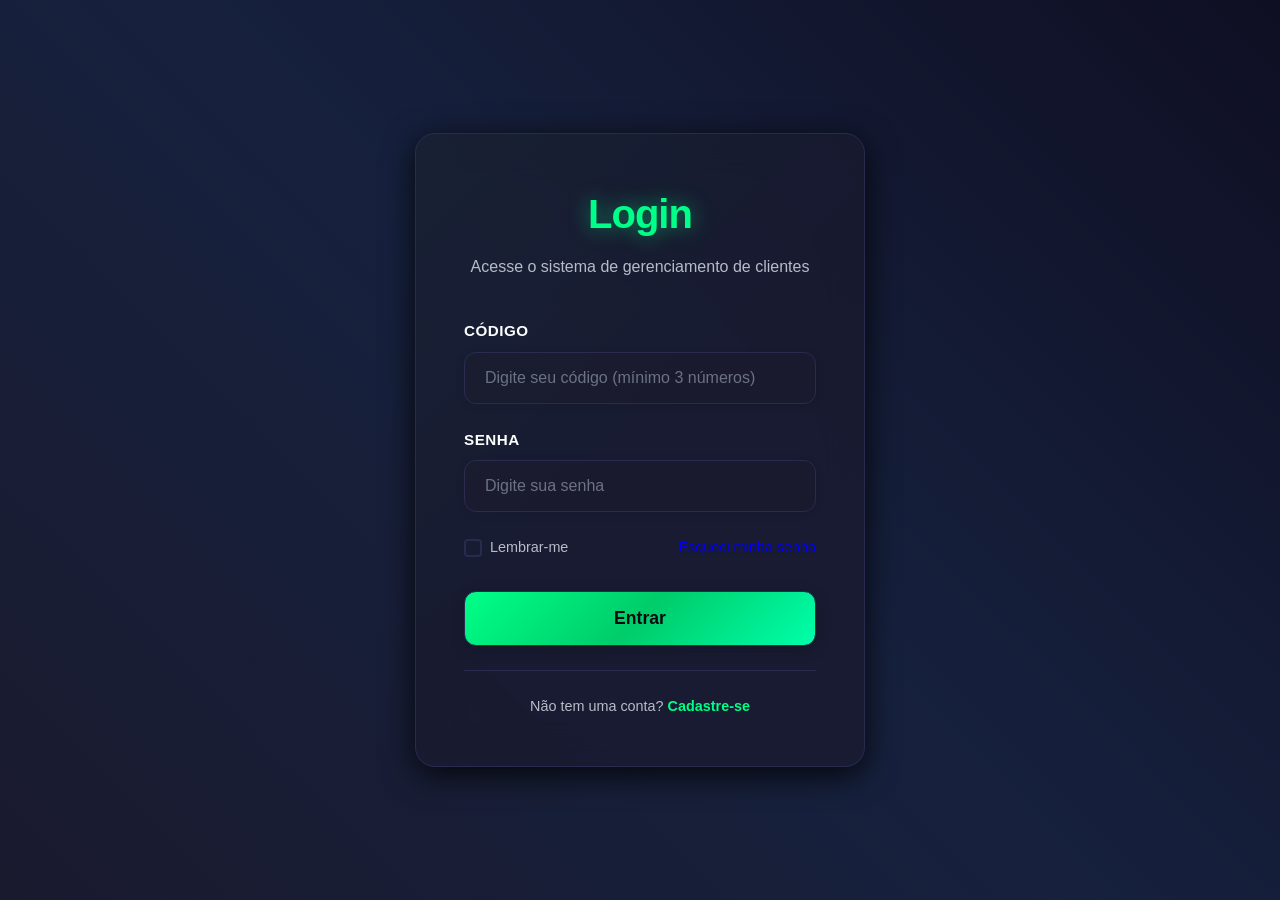
<file: src/index.html>
<!DOCTYPE html>
<html lang="pt-BR">

<head>
  <meta charset="UTF-8" />
  <meta name="viewport" content="width=device-width, initial-scale=1.0" />
  <title>Busca de Clientes</title>
  <link rel="stylesheet" href="style.css">
</head>

<body>

  <header>
    <div class="header-content">
      <h1>Sistema de Busca de Clientes</h1>
      <div class="user-menu">
        <div class="user-info">
          <span id="user-name">Carregando...</span>
        </div>
        <button id="btn-logout" class="btn-logout" onclick="fazerLogout()">
          <span class="logout-icon">Sair</span>
        </button>
      </div>
    </div>
  </header>

  <main>
    <div class="botoes-principais">
      <button id="btn-todos" onclick="buscarTodosClientes()">Buscar Todos os Clientes</button>
      <button id="btn-cadastrar" onclick="window.location.href='cadastro-usuario.html'" style="background: #27ae60;">Cadastrar Novo Usuário</button>
      <button id="btn-testar" onclick="testarConexaoAPI()" style="background: #f39c12;">Testar Conexão</button>
    </div>
    
    <div class="busca-cpf">
      <label for="cpf">Digite o CPF para busca específica:</label><br>
      <input type="text" id="cpf" maxlength="14" placeholder="Ex: 123.456.789-00" />
      <button id="btn-cpf" onclick="buscarClientePorCpf()">Buscar por CPF</button>
    </div>
    
    <div id="resultado"></div>
    <div id="erro" class="erro hidden"></div>
  </main>

  <script src="script.js"></script>
</body>

</html>
</file>
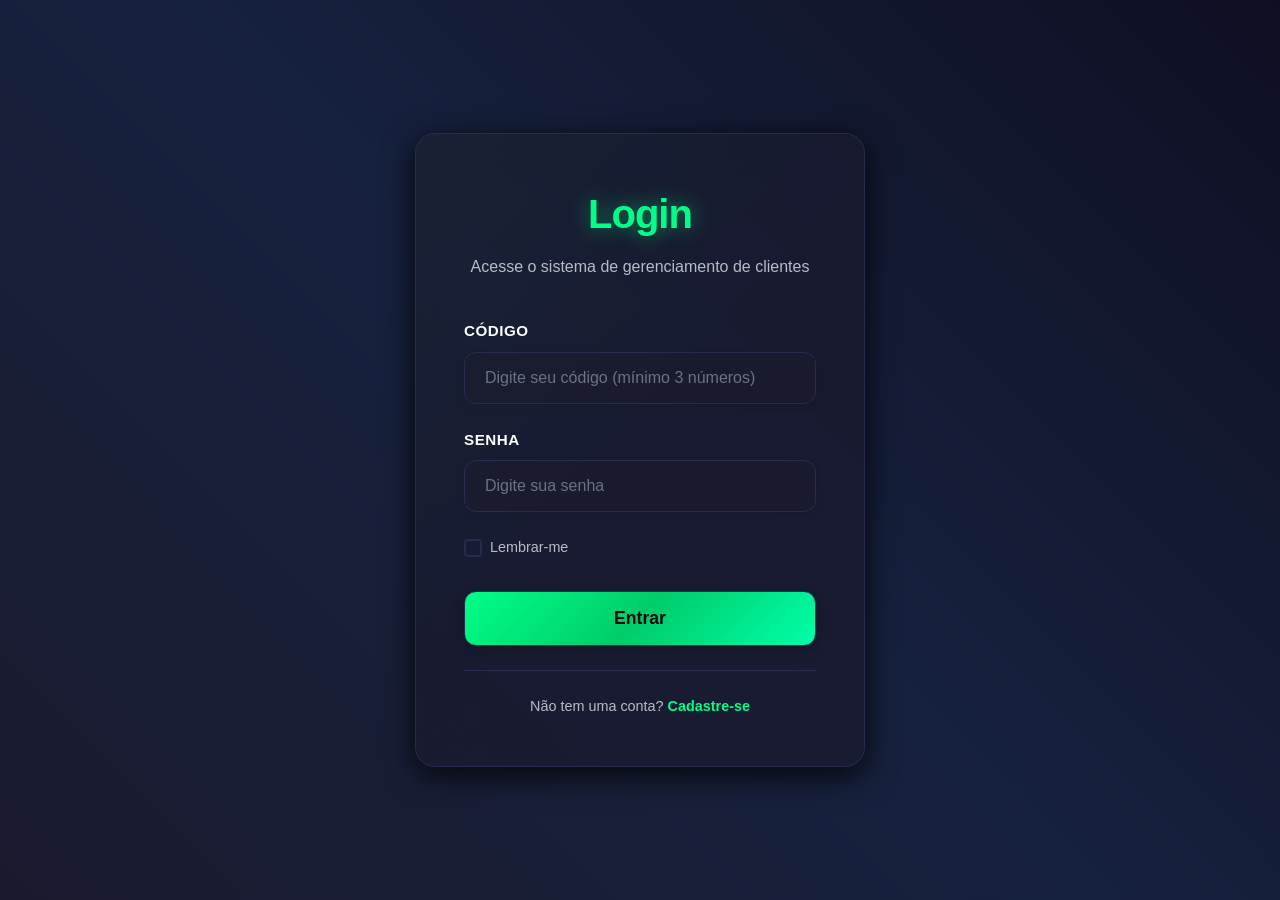
<file: src/html/index.html>
<!DOCTYPE html>
<html lang="pt-BR">

<head>
  <meta charset="UTF-8" />
  <meta name="viewport" content="width=device-width, initial-scale=1.0" />
  <title>Busca de Clientes</title>
  <link rel="stylesheet" href="../style.css">
</head>

<body>

  <header>
    <div class="header-content">
      <h1>Sistema de Busca de Clientes</h1>
      <div class="user-menu">
        <div class="user-info">
          <span id="user-name">Carregando...</span>
        </div>
        <button id="btn-logout" class="btn-logout" onclick="fazerLogout()">
          <span class="logout-icon">Sair</span>
        </button>
      </div>
    </div>
  </header>

  <main>
    <!-- Seção Principal de Ações -->
    <section class="dashboard-section">
      <h2 class="section-title">Painel de Controle</h2>
      
      <!-- Grupo de Operações Principais -->
      <div class="action-group">
        <h3 class="group-title">Operações Principais</h3>
        <div class="botoes-principais">
          <button id="btn-todos" onclick="buscarTodosClientes()">Buscar Todos os Clientes</button>
          <button id="btn-mostrar-produtos" onclick="buscarTodosProdutos()">Mostrar Todos os Produtos</button>
          <button id="btn-deletar" onclick="mostrarPainelDeletar()">Deletar Registro</button>
        </div>
      </div>
      
      <!-- Grupo de Cadastros -->
      <div class="action-group">
        <h3 class="group-title">Cadastros</h3>
        <div class="botoes-cadastro">
          <button id="btn-cadastrar" onclick="window.location.href='cadastro-cliente.html'">Cadastrar Novo Cliente</button>
          <button id="btn-produto" onclick="window.location.href='cadastro-produto.html'">Cadastrar Novo Produto</button>
        </div>
      </div>
      
      <!-- Grupo de Sistema -->
      <div class="action-group">
        <h3 class="group-title">Sistema</h3>
        <div class="botoes-sistema">
          <button id="btn-testar" onclick="testarConexaoAPI()">Testar Conexão</button>
        </div>
      </div>
    </section>
    
    <!-- Seção de Buscas -->
    <section class="search-section">
      <h2 class="section-title">Buscas Avançadas</h2>
      
      <div class="search-grid">
        <!-- Busca por CPF -->
        <div class="search-card">
          <h3 class="search-title">Buscar Cliente por CPF</h3>
          <div class="search-form">
            <label for="cpf">CPF do Cliente:</label>
            <input type="text" id="cpf" maxlength="14" placeholder="Ex: 123.456.789-00" />
            <button id="btn-cpf" onclick="buscarClientePorCpf()">Buscar Cliente</button>
          </div>
        </div>
        
        <!-- Busca por ID de Produto -->
        <div class="search-card">
          <h3 class="search-title">Buscar Produto por ID</h3>
          <div class="search-form">
            <label for="id-produto">ID do Produto:</label>
            <input type="number" id="id-produto" placeholder="Ex: 1" />
            <button id="btn-id-produto" onclick="buscarProdutoPorId()">Buscar Produto</button>
          </div>
        </div>
      </div>
    </section>
    
    <!-- Seção de Resultados -->
    <section class="results-section">
      <div id="resultado"></div>
      <div id="erro" class="erro hidden"></div>
    </section>
  </main>

  <script src="../js/script.js"></script>
</body>

</html>
</file>
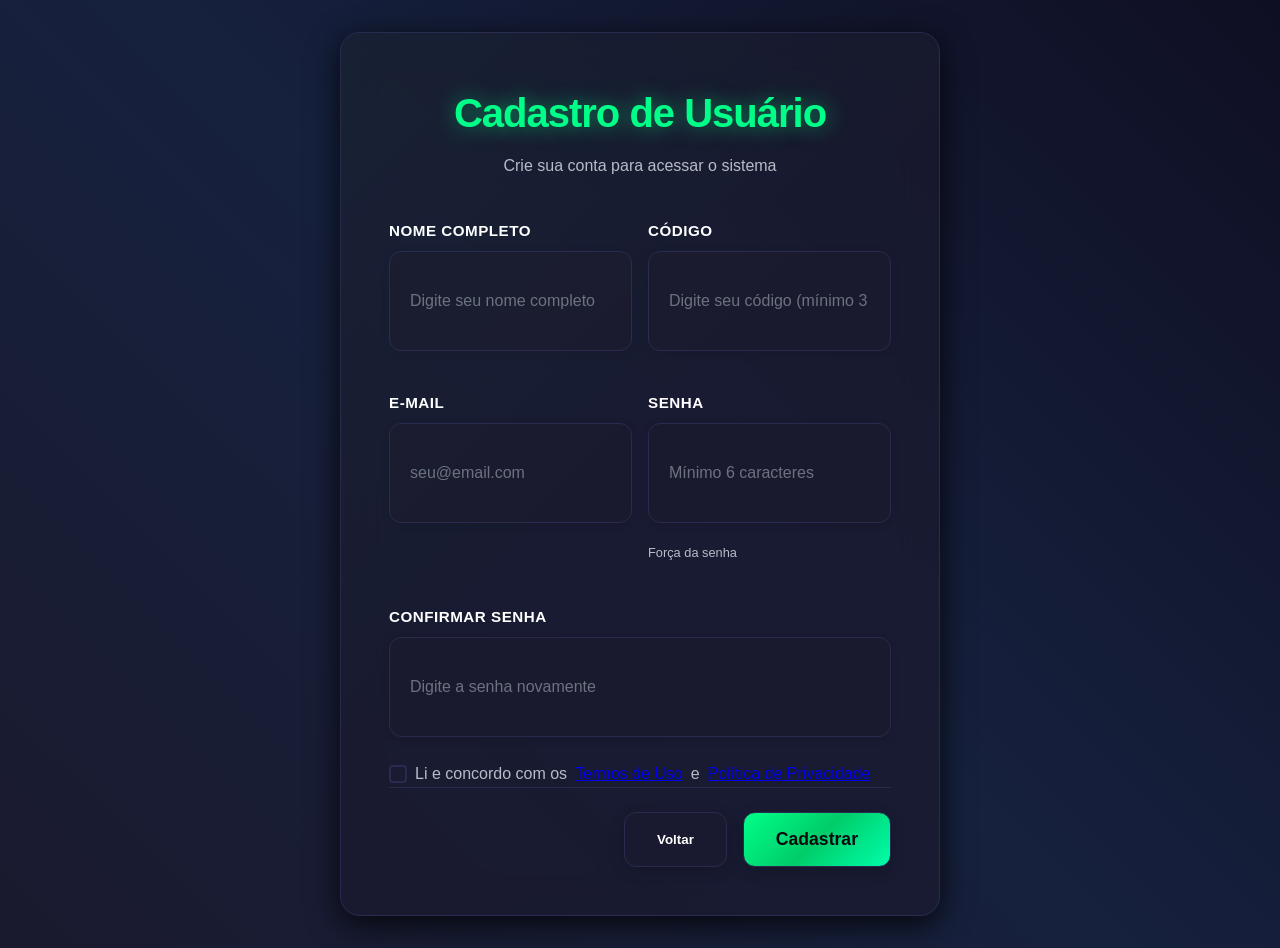
<file: src/cadastro-usuario.html>
<!DOCTYPE html>
<html lang="pt-BR">
<head>
  <meta charset="UTF-8" />
  <meta name="viewport" content="width=device-width, initial-scale=1.0" />
  <title>Cadastro de Usuário - Sistema</title>
  <link rel="stylesheet" href="style.css">
</head>
<body>
  <div class="cadastro-container">
    <div class="cadastro-card">
      <div class="cadastro-header">
        <h1>Cadastro de Usuário</h1>
        <p>Crie sua conta para acessar o sistema</p>
      </div>
      
      <form id="cadastro-form" onsubmit="cadastrarUsuario(event)">
        <div class="form-row">
          <div class="form-group">
            <label for="nome-completo">Nome Completo</label>
            <input type="text" id="nome-completo" placeholder="Digite seu nome completo" required>
          </div>
          
          <div class="form-group">
            <label for="cpf-cadastro">Código</label>
            <input type="text" id="cpf-cadastro" placeholder="Digite seu código (mínimo 3 números)" required>
          </div>
        </div>
        
        <div class="form-row">
          <div class="form-group">
            <label for="email">E-mail</label>
            <input type="email" id="email" placeholder="seu@email.com" required>
          </div>
          
          <div class="form-group">
            <label for="senha-cadastro">Senha</label>
            <input type="password" id="senha-cadastro" placeholder="Mínimo 6 caracteres" required>
            <div class="password-strength">
              <div class="strength-bar"></div>
              <span class="strength-text">Força da senha</span>
            </div>
          </div>
        </div>
        
        <div class="form-group">
          <label for="confirmar-senha">Confirmar Senha</label>
          <input type="password" id="confirmar-senha" placeholder="Digite a senha novamente" required>
        </div>
        
        <div class="terms-section">
          <label class="checkbox-container">
            <input type="checkbox" id="termos" required>
            <span class="checkmark"></span>
            Li e concordo com os <a href="#" class="terms-link">Termos de Uso</a> e <a href="#" class="terms-link">Política de Privacidade</a>
          </label>
        </div>
        
        <div class="form-buttons">
          <button type="button" class="btn-cancelar" onclick="voltarLogin()">Voltar</button>
          <button type="submit" class="btn-cadastrar">Cadastrar</button>
        </div>
      </form>
      
      <div id="erro-cadastro" class="erro hidden"></div>
      <div id="sucesso-cadastro" class="sucesso hidden"></div>
    </div>
  </div>
  
  <script src="cadastro-usuario.js"></script>
</body>
</html>
</file>
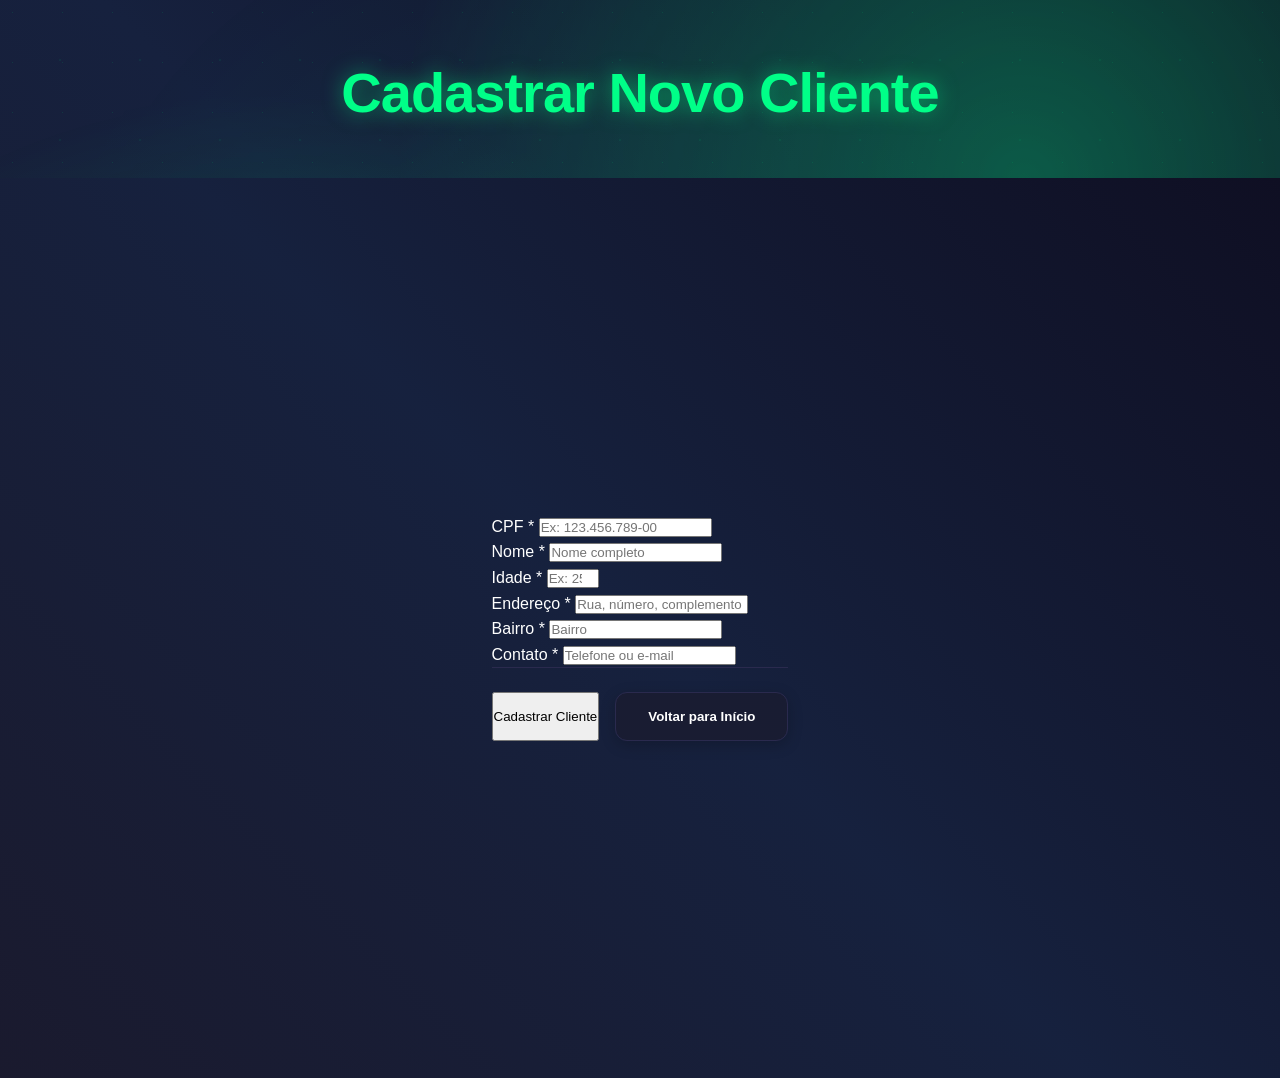
<file: src/cadastro.html>
<!DOCTYPE html>
<html lang="pt-BR">

<head>
  <meta charset="UTF-8" />
  <meta name="viewport" content="width=device-width, initial-scale=1.0" />
  <title>Cadastrar Cliente - Sistema de Clientes</title>
  <link rel="stylesheet" href="style.css">
</head>

<body>

  <header>
    <h1>Cadastrar Novo Cliente</h1>
  </header>

  <main>
    <div class="cadastro-container">
      <div class="form-cadastro">
        <form id="form-cadastro" onsubmit="cadastrarCliente(event)">
          <div class="form-group">
            <label for="cpf-cadastro">CPF *</label>
            <input type="text" id="cpf-cadastro" maxlength="14" placeholder="Ex: 123.456.789-00" required>
          </div>
          <div class="form-group">
            <label for="nome-cadastro">Nome *</label>
            <input type="text" id="nome-cadastro" placeholder="Nome completo" required>
          </div>
          <div class="form-group">
            <label for="idade-cadastro">Idade *</label>
            <input type="number" id="idade-cadastro" min="1" max="120" placeholder="Ex: 25" required>
          </div>
          <div class="form-group">
            <label for="endereco-cadastro">Endereço *</label>
            <input type="text" id="endereco-cadastro" placeholder="Rua, número, complemento" required>
          </div>
          <div class="form-group">
            <label for="bairro-cadastro">Bairro *</label>
            <input type="text" id="bairro-cadastro" placeholder="Bairro" required>
          </div>
          <div class="form-group">
            <label for="contato-cadastro">Contato *</label>
            <input type="text" id="contato-cadastro" placeholder="Telefone ou e-mail" required>
          </div>
          <div class="form-buttons">
            <button type="submit" class="btn-salvar">Cadastrar Cliente</button>
            <button type="button" class="btn-voltar" onclick="voltarParaInicio()">Voltar para Início</button>
          </div>
        </form>
      </div>
      
      <div id="resultado-cadastro"></div>
      <div id="erro" class="erro hidden"></div>
    </div>
  </main>

  <script src="cadastro.js"></script>
</body>

</html>
</file>
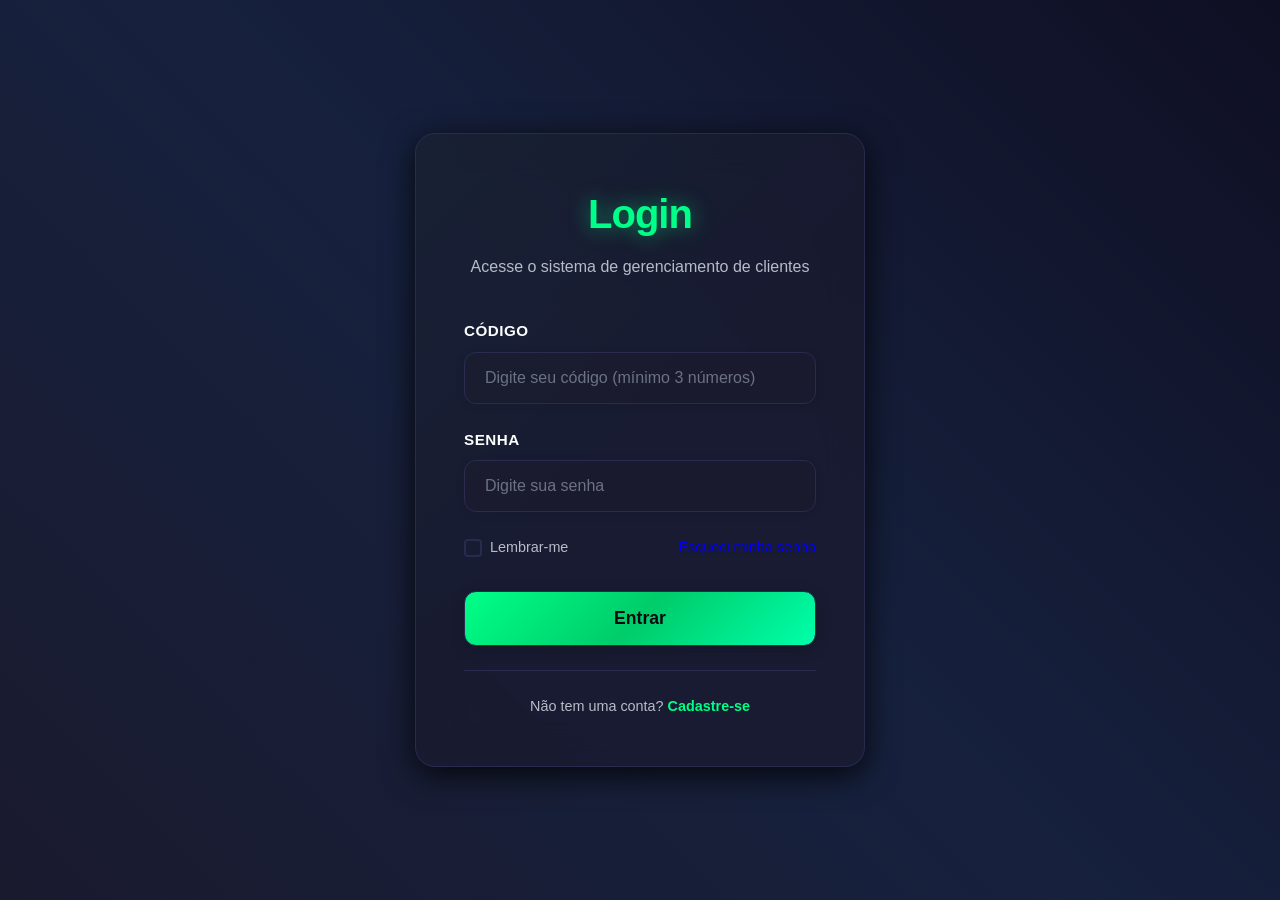
<file: src/login.html>
<!DOCTYPE html>
<html lang="pt-BR">
<head>
  <meta charset="UTF-8" />
  <meta name="viewport" content="width=device-width, initial-scale=1.0" />
  <title>Login - Sistema de Clientes</title>
  <link rel="stylesheet" href="style.css">
</head>
<body>
  <div class="login-container">
    <div class="login-card">
      <div class="login-header">
        <h1>Login</h1>
        <p>Acesse o sistema de gerenciamento de clientes</p>
      </div>
      
      <form id="login-form" onsubmit="fazerLogin(event)">
        <div class="form-group">
          <label for="cpf-login">Código</label>
          <input type="text" id="cpf-login" placeholder="Digite seu código (mínimo 3 números)" required>
        </div>
        
        <div class="form-group">
          <label for="senha-login">Senha</label>
          <input type="password" id="senha-login" placeholder="Digite sua senha" required>
        </div>
        
        <div class="login-options">
          <label class="checkbox-container">
            <input type="checkbox" id="lembrar-me">
            <span class="checkmark"></span>
            Lembrar-me
          </label>
          <a href="#" class="forgot-password">Esqueci minha senha</a>
        </div>
        
        <button type="submit" class="btn-login">Entrar</button>
        
        <div class="login-footer">
          <p>Não tem uma conta? <a href="cadastro-usuario.html">Cadastre-se</a></p>
        </div>
      </form>
      
      <div id="erro-login" class="erro hidden"></div>
    </div>
  </div>
  
  <script src="login.js"></script>
</body>
</html>
</file>
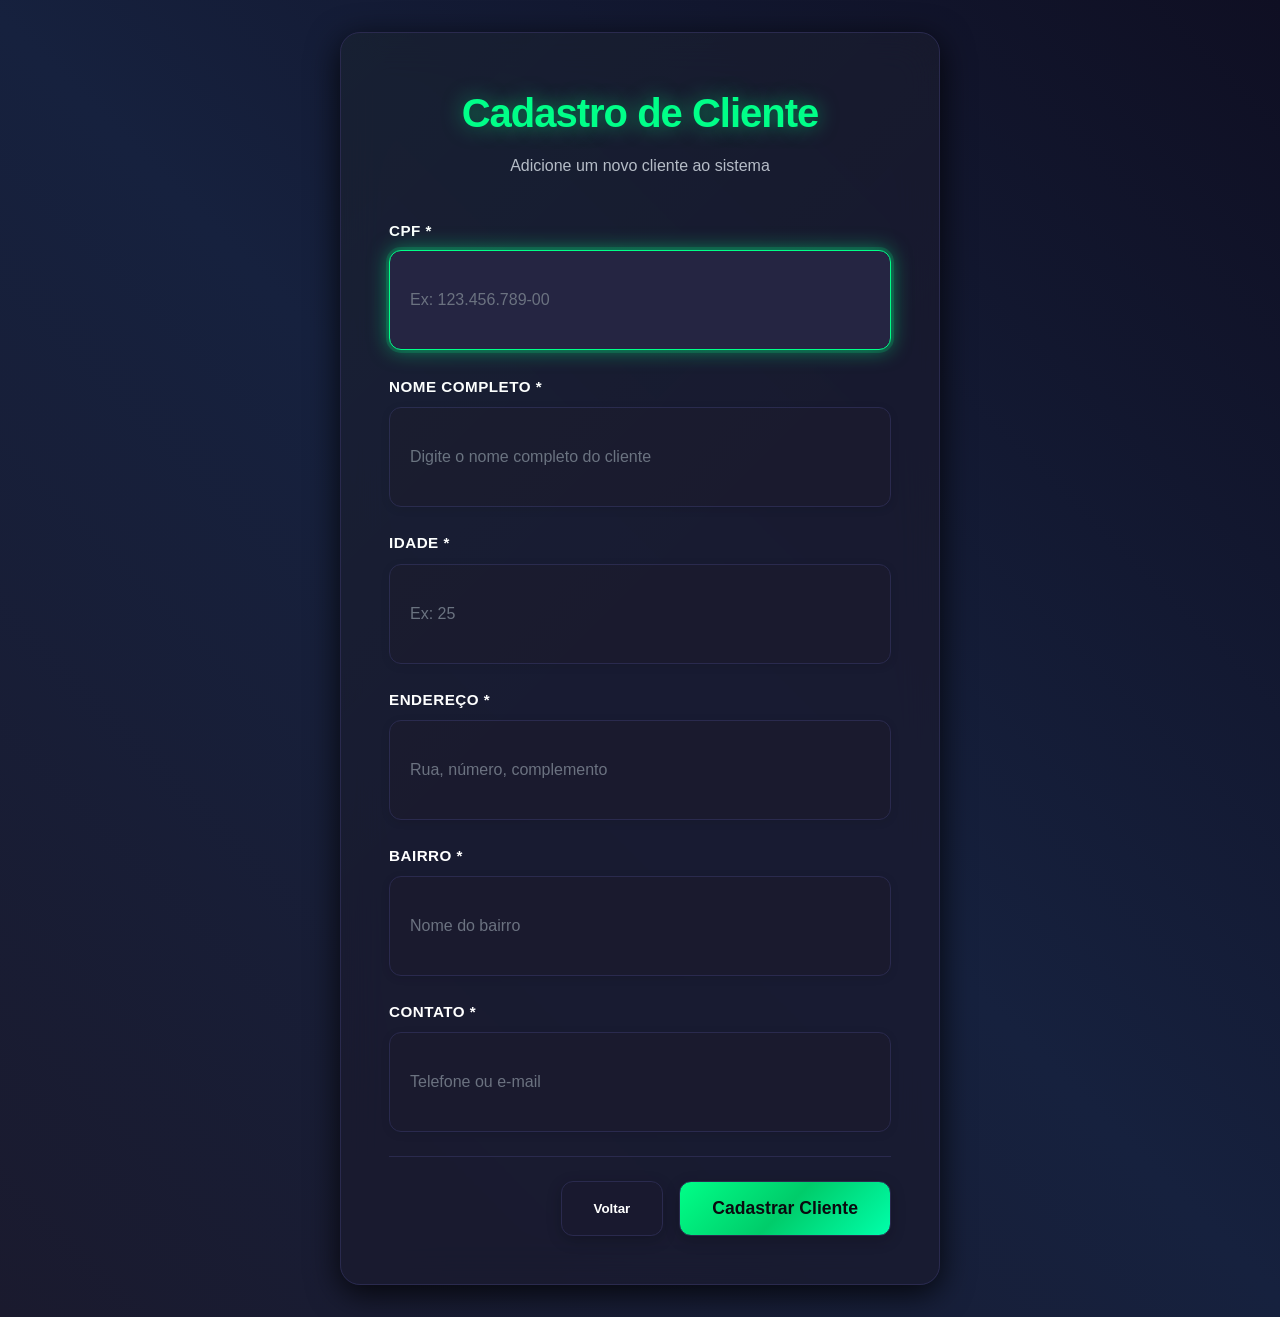
<file: src/html/cadastro-cliente.html>
<!DOCTYPE html>
<html lang="pt-BR">
<head>
  <meta charset="UTF-8" />
  <meta name="viewport" content="width=device-width, initial-scale=1.0" />
  <title>Cadastro de Cliente - Sistema</title>
  <link rel="stylesheet" href="../style.css">
</head>
<body>
  <div class="cadastro-container">
    <div class="cadastro-card">
      <div class="cadastro-header">
        <h1>Cadastro de Cliente</h1>
        <p>Adicione um novo cliente ao sistema</p>
      </div>
      
      <form id="cadastro-cliente-form" onsubmit="cadastrarCliente(event)">
        <div class="form-group">
          <label for="cpf">CPF *</label>
          <input type="text" id="cpf" maxlength="14" placeholder="Ex: 123.456.789-00" required>
          <small id="cpf-error" class="error-text hidden">CPF inválido ou já cadastrado</small>
        </div>
        
        <div class="form-group">
          <label for="nome">Nome Completo *</label>
          <input type="text" id="nome" placeholder="Digite o nome completo do cliente" required>
          <small id="nome-error" class="error-text hidden">Nome é obrigatório</small>
        </div>
        
        <div class="form-group">
          <label for="idade">Idade *</label>
          <input type="number" id="idade" min="1" max="120" placeholder="Ex: 25" required>
          <small id="idade-error" class="error-text hidden">Idade deve ser entre 1 e 120 anos</small>
        </div>
        
        <div class="form-group">
          <label for="endereco">Endereço *</label>
          <input type="text" id="endereco" placeholder="Rua, número, complemento" required>
          <small id="endereco-error" class="error-text hidden">Endereço é obrigatório</small>
        </div>
        
        <div class="form-group">
          <label for="bairro">Bairro *</label>
          <input type="text" id="bairro" placeholder="Nome do bairro" required>
          <small id="bairro-error" class="error-text hidden">Bairro é obrigatório</small>
        </div>
        
        <div class="form-group">
          <label for="contato">Contato *</label>
          <input type="text" id="contato" placeholder="Telefone ou e-mail" required>
          <small id="contato-error" class="error-text hidden">Contato é obrigatório</small>
        </div>
        
        <div class="form-buttons">
          <button type="button" class="btn-cancelar" onclick="voltarParaDashboard()">Voltar</button>
          <button type="submit" class="btn-cadastrar" id="btn-salvar">Cadastrar Cliente</button>
        </div>
      </form>
      
      <div id="erro-cadastro" class="erro hidden"></div>
      <div id="sucesso-cadastro" class="sucesso hidden"></div>
    </div>
  </div>
  
  <script src="../js/cadastro-cliente.js"></script>
</body>
</html>
</file>
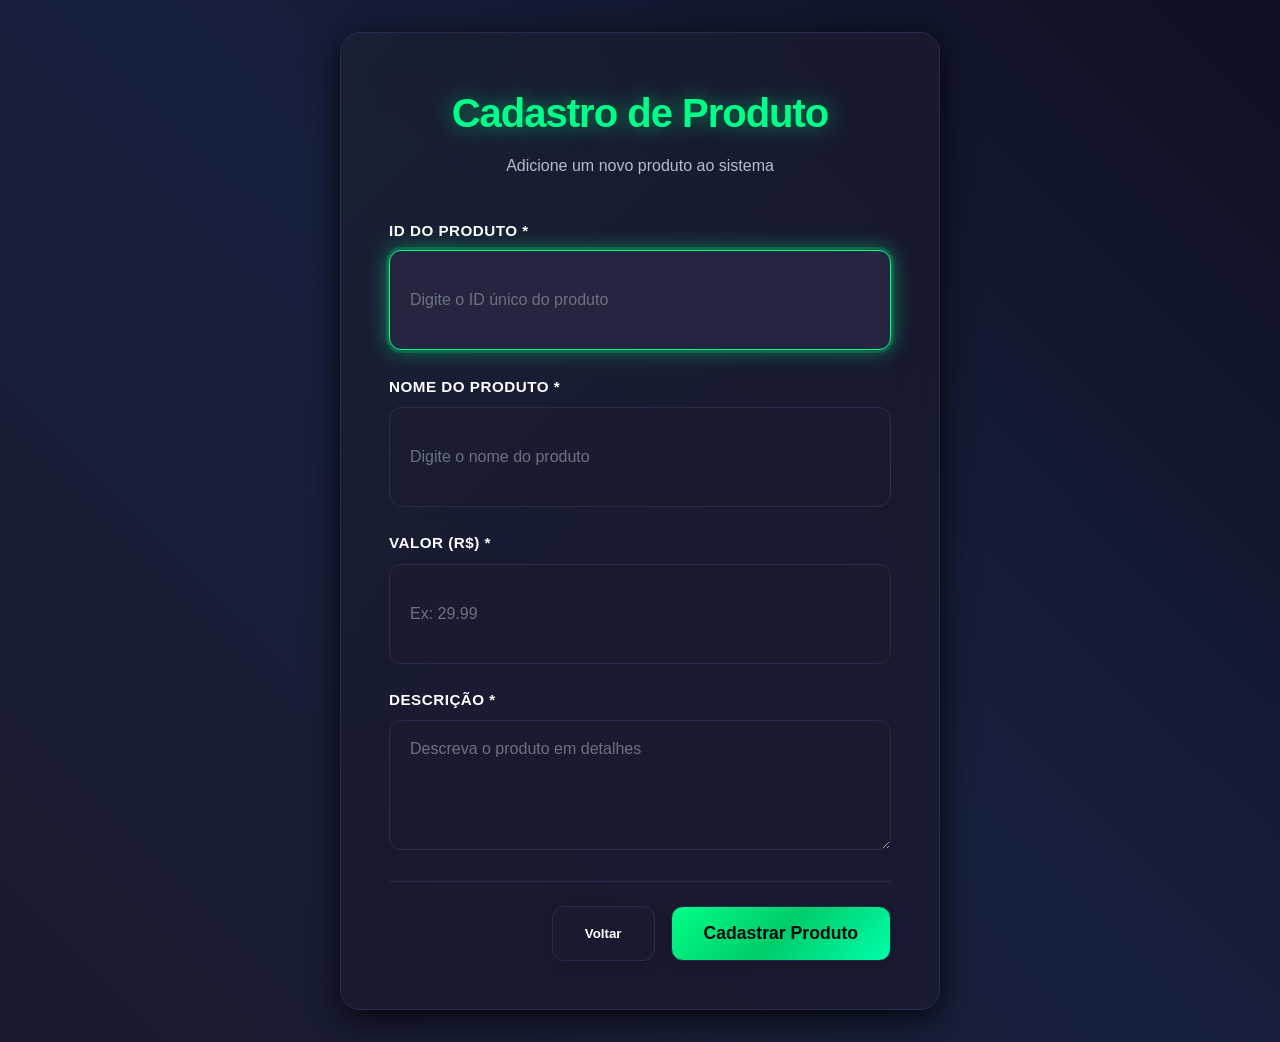
<file: src/html/cadastro-produto.html>
<!DOCTYPE html>
<html lang="pt-BR">
<head>
  <meta charset="UTF-8" />
  <meta name="viewport" content="width=device-width, initial-scale=1.0" />
  <title>Cadastro de Produto - Sistema</title>
  <link rel="stylesheet" href="../style.css">
</head>
<body>
  <div class="cadastro-container">
    <div class="cadastro-card">
      <div class="cadastro-header">
        <h1>Cadastro de Produto</h1>
        <p>Adicione um novo produto ao sistema</p>
      </div>
      
      <form id="cadastro-produto-form" onsubmit="cadastrarProduto(event)">
        <div class="form-group">
          <label for="id">ID do Produto *</label>
          <input type="text" id="id" placeholder="Digite o ID único do produto" required>
          <small id="id-error" class="error-text hidden">ID é obrigatório</small>
        </div>
        
        <div class="form-group">
          <label for="nome">Nome do Produto *</label>
          <input type="text" id="nome" placeholder="Digite o nome do produto" required>
          <small id="nome-error" class="error-text hidden">Nome é obrigatório</small>
        </div>
        
        <div class="form-group">
          <label for="valor">Valor (R$) *</label>
          <input type="number" id="valor" step="0.01" min="0.01" placeholder="Ex: 29.99" required>
          <small id="valor-error" class="error-text hidden">Valor deve ser maior que 0</small>
        </div>
        
        <div class="form-group">
          <label for="descricao">Descrição *</label>
          <textarea id="descricao" rows="4" placeholder="Descreva o produto em detalhes" required></textarea>
          <small id="descricao-error" class="error-text hidden">Descrição é obrigatória</small>
        </div>
        
        <div class="form-buttons">
          <button type="button" class="btn-cancelar" onclick="voltarParaDashboard()">Voltar</button>
          <button type="submit" class="btn-cadastrar" id="btn-salvar">Cadastrar Produto</button>
        </div>
      </form>
      
      <div id="erro-cadastro" class="erro hidden"></div>
      <div id="sucesso-cadastro" class="sucesso hidden"></div>
    </div>
  </div>
  
  <script src="../js/cadastro-produto.js"></script>
</body>
</html>
</file>
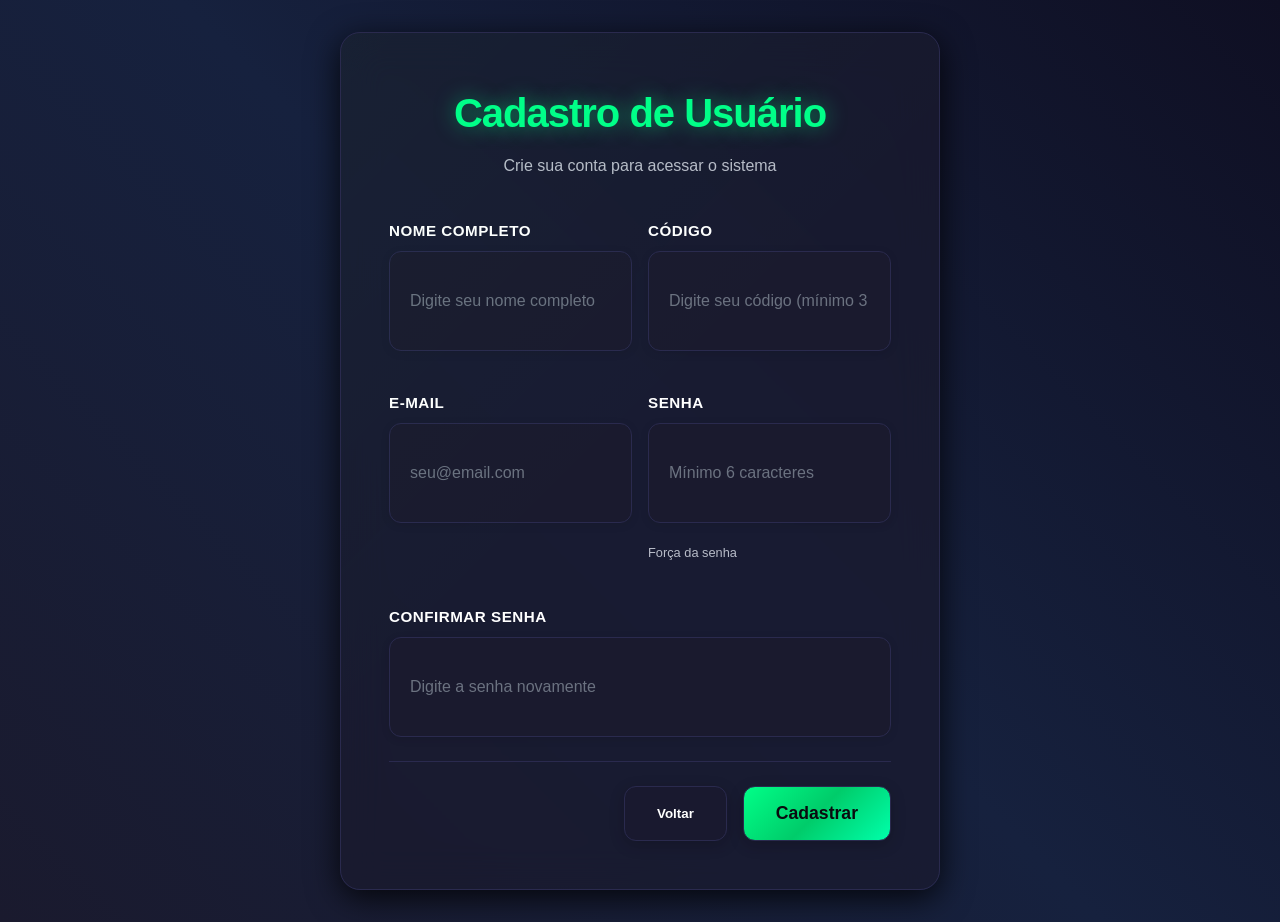
<file: src/html/cadastro-usuario.html>
<!DOCTYPE html>
<html lang="pt-BR">
<head>
  <meta charset="UTF-8" />
  <meta name="viewport" content="width=device-width, initial-scale=1.0" />
  <title>Cadastro de Usuário - Sistema</title>
  <link rel="stylesheet" href="../style.css">
</head>
<body>
  <div class="cadastro-container">
    <div class="cadastro-card">
      <div class="cadastro-header">
        <h1>Cadastro de Usuário</h1>
        <p>Crie sua conta para acessar o sistema</p>
      </div>
      
      <form id="cadastro-form" onsubmit="cadastrarUsuario(event)">
        <div class="form-row">
          <div class="form-group">
            <label for="nome-completo">Nome Completo</label>
            <input type="text" id="nome-completo" placeholder="Digite seu nome completo" required>
          </div>
          
          <div class="form-group">
            <label for="cpf-cadastro">Código</label>
            <input type="text" id="cpf-cadastro" placeholder="Digite seu código (mínimo 3 números)" required>
          </div>
        </div>
        
        <div class="form-row">
          <div class="form-group">
            <label for="email">E-mail</label>
            <input type="email" id="email" placeholder="seu@email.com" required>
          </div>
          
          <div class="form-group">
            <label for="senha-cadastro">Senha</label>
            <input type="password" id="senha-cadastro" placeholder="Mínimo 6 caracteres" required>
            <div class="password-strength">
              <div class="strength-bar"></div>
              <span class="strength-text">Força da senha</span>
            </div>
          </div>
        </div>
        
        <div class="form-group">
          <label for="confirmar-senha">Confirmar Senha</label>
          <input type="password" id="confirmar-senha" placeholder="Digite a senha novamente" required>
        </div>
        
     
        
        <div class="form-buttons">
          <button type="button" class="btn-cancelar" onclick="voltarLogin()">Voltar</button>
          <button type="submit" class="btn-cadastrar">Cadastrar</button>
        </div>
      </form>
      
      <div id="erro-cadastro" class="erro hidden"></div>
      <div id="sucesso-cadastro" class="sucesso hidden"></div>
    </div>
  </div>
  
  <script src="../js/cadastro-usuario.js"></script>
</body>
</html>
</file>
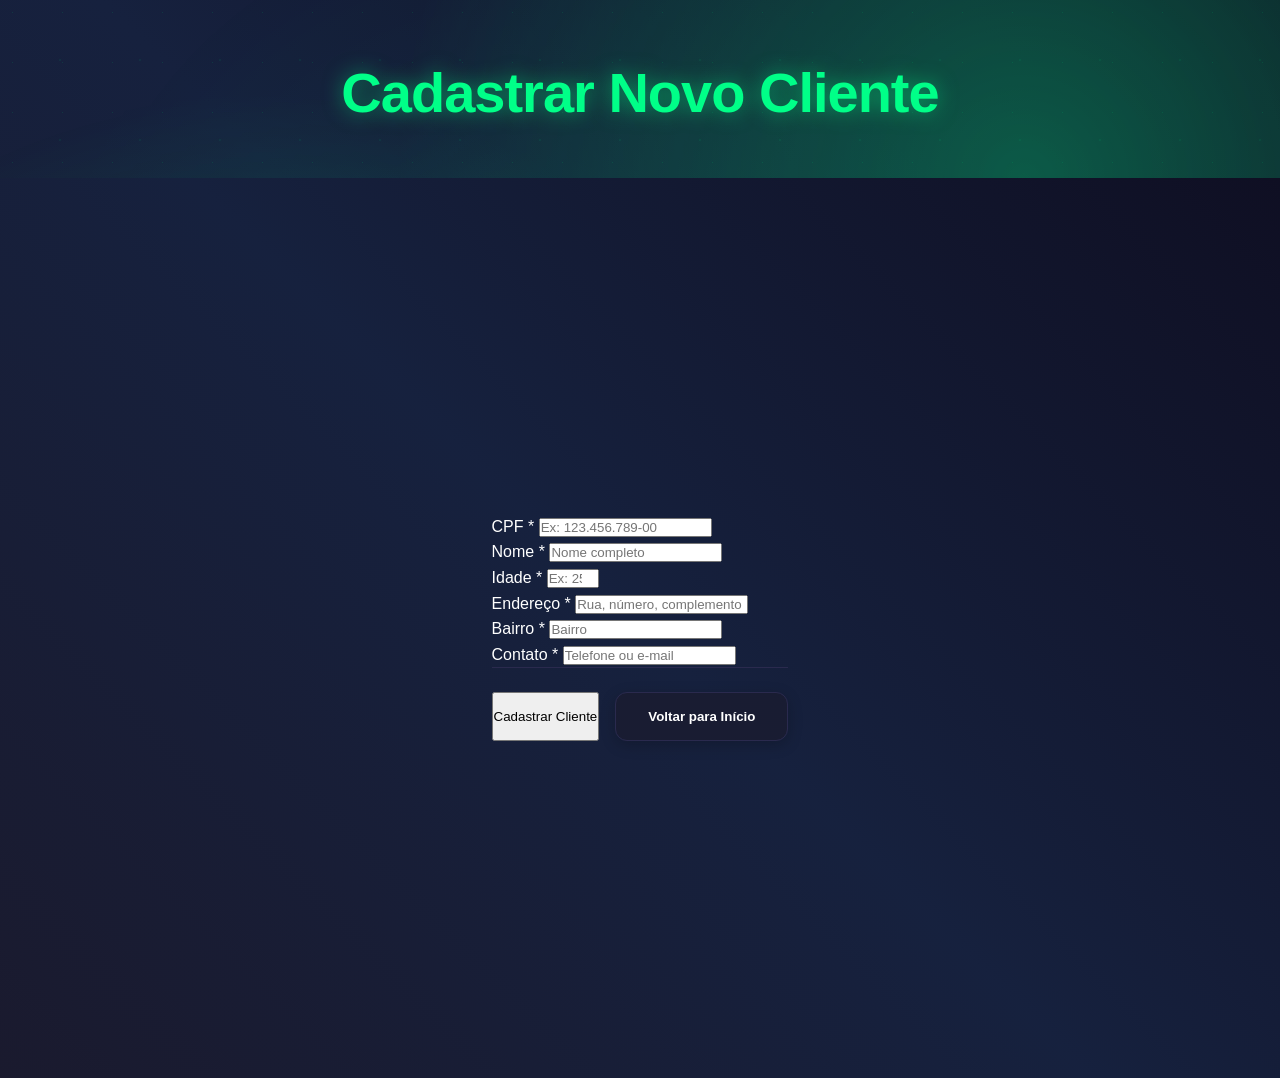
<file: src/html/cadastro.html>
<!DOCTYPE html>
<html lang="pt-BR">

<head>
  <meta charset="UTF-8" />
  <meta name="viewport" content="width=device-width, initial-scale=1.0" />
  <title>Cadastrar Cliente - Sistema de Clientes</title>
  <link rel="stylesheet" href="../style.css">
</head>

<body>

  <header>
    <h1>Cadastrar Novo Cliente</h1>
  </header>

  <main>
    <div class="cadastro-container">
      <div class="form-cadastro">
        <form id="form-cadastro" onsubmit="cadastrarCliente(event)">
          <div class="form-group">
            <label for="cpf-cadastro">CPF *</label>
            <input type="text" id="cpf-cadastro" maxlength="14" placeholder="Ex: 123.456.789-00" required>
          </div>
          <div class="form-group">
            <label for="nome-cadastro">Nome *</label>
            <input type="text" id="nome-cadastro" placeholder="Nome completo" required>
          </div>
          <div class="form-group">
            <label for="idade-cadastro">Idade *</label>
            <input type="number" id="idade-cadastro" min="1" max="120" placeholder="Ex: 25" required>
          </div>
          <div class="form-group">
            <label for="endereco-cadastro">Endereço *</label>
            <input type="text" id="endereco-cadastro" placeholder="Rua, número, complemento" required>
          </div>
          <div class="form-group">
            <label for="bairro-cadastro">Bairro *</label>
            <input type="text" id="bairro-cadastro" placeholder="Bairro" required>
          </div>
          <div class="form-group">
            <label for="contato-cadastro">Contato *</label>
            <input type="text" id="contato-cadastro" placeholder="Telefone ou e-mail" required>
          </div>
          <div class="form-buttons">
            <button type="submit" class="btn-salvar">Cadastrar Cliente</button>
            <button type="button" class="btn-voltar" onclick="voltarParaInicio()">Voltar para Início</button>
          </div>
        </form>
      </div>
      
      <div id="resultado-cadastro"></div>
      <div id="erro" class="erro hidden"></div>
    </div>
  </main>

  <script src="../js/cadastro.js"></script>
</body>

</html>
</file>
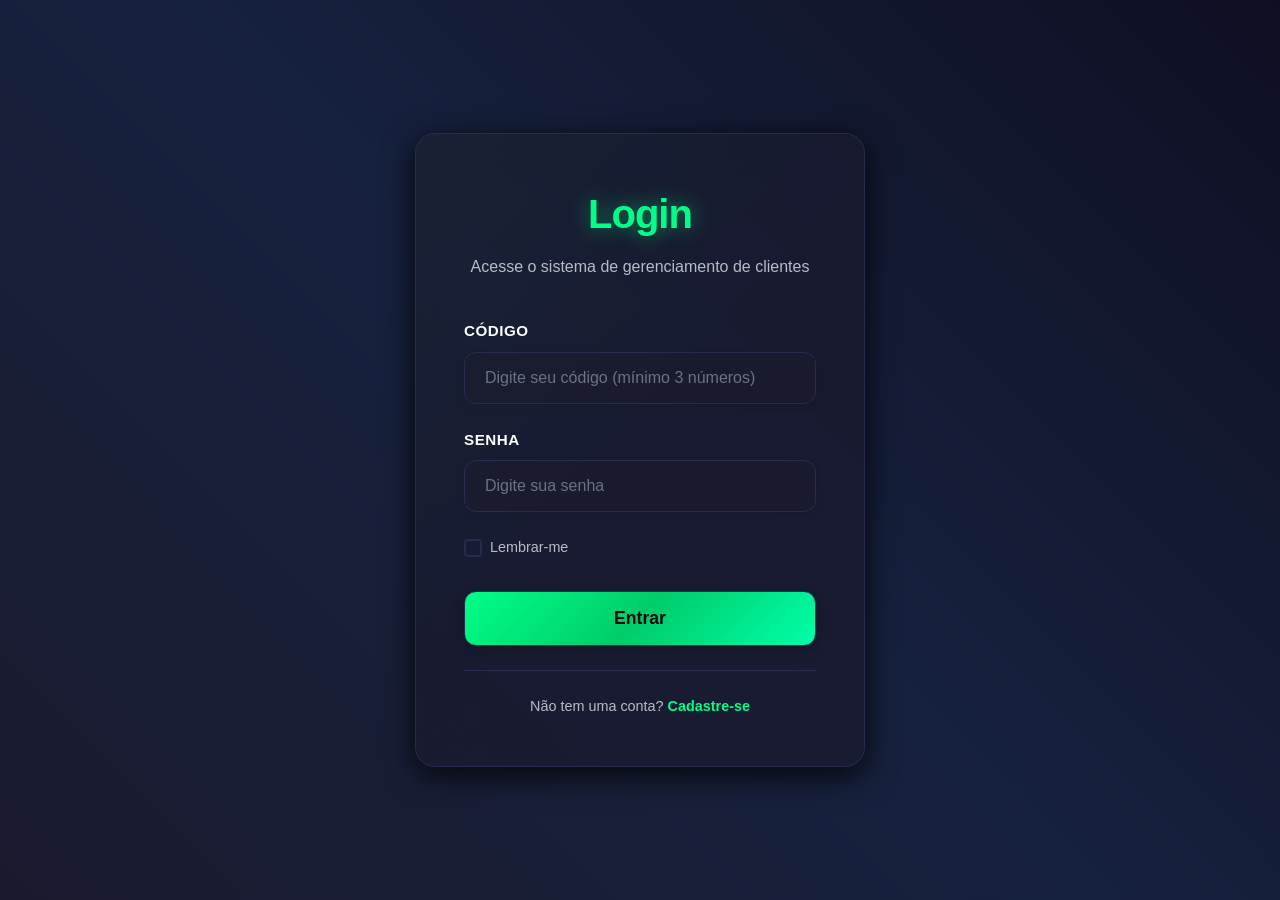
<file: src/html/login.html>
<!DOCTYPE html>
<html lang="pt-BR">
<head>
  <meta charset="UTF-8" />
  <meta name="viewport" content="width=device-width, initial-scale=1.0" />
  <title>Login - Sistema de Clientes</title>
  <link rel="stylesheet" href="../style.css">
</head>
<body>
  <div class="login-container">
    <div class="login-card">
      <div class="login-header">
        <h1>Login</h1>
        <p>Acesse o sistema de gerenciamento de clientes</p>
      </div>
      
      <form id="login-form" onsubmit="fazerLogin(event)">
        <div class="form-group">
          <label for="cpf-login">Código</label>
          <input type="text" id="cpf-login" placeholder="Digite seu código (mínimo 3 números)" required>
        </div>
        
        <div class="form-group">
          <label for="senha-login">Senha</label>
          <input type="password" id="senha-login" placeholder="Digite sua senha" required>
        </div>
        
        <div class="login-options">
          <label class="checkbox-container">
            <input type="checkbox" id="lembrar-me">
            <span class="checkmark"></span>
            Lembrar-me
          </label>
        </div>
        
        <button type="submit" class="btn-login">Entrar</button>
        
        <div class="login-footer">
          <p>Não tem uma conta? <a href="cadastro-usuario.html">Cadastre-se</a></p>
        </div>
      </form>
      
      <div id="erro-login" class="erro hidden"></div>
    </div>
  </div>
  
  <script src="../js/login.js"></script>
</body>
</html>
</file>
<file: src/style.css>
/* ===================================
   SISTEMA DE BUSCA DE CLIENTES
   Estilo Organizado e Moderno
   =================================== */

/* ===== VARIÁVEIS DE CORES ===== */
:root {
  /* Cores Principais - Verde */
  --primary-green: #00ff88;
  --primary-green-dark: #00cc6a;
  --primary-green-light: #00ffaa;
  --green-gradient: linear-gradient(135deg, #00ff88 0%, #00cc6a 50%, #00ffaa 100%);
  
  /* Cores de Fundo */
  --bg-primary: #0a0a0f;
  --bg-secondary: #1a1a2e;
  --bg-tertiary: #16213e;
  --bg-surface: #252542;
  --bg-glass: rgba(26, 26, 46, 0.7);
  
  /* Cores de Texto */
  --text-primary: #ffffff;
  --text-secondary: #b8bcc8;
  --text-muted: #6b7280;
  
  /* Cores de Interface */
  --border-color: #2a2a4e;
  --border-glow: rgba(0, 255, 136, 0.3);
  
  /* Sombras e Efeitos */
  --shadow-soft: rgba(0, 255, 136, 0.15);
  --shadow-medium: rgba(0, 0, 0, 0.8);
  --shadow-intense: rgba(0, 255, 136, 0.4);
  --glow-subtle: rgba(0, 255, 136, 0.5);
  --glow-bright: rgba(0, 255, 136, 0.8);
  
  /* Bordas e Formas */
  --border-radius-sm: 12px;
  --border-radius-md: 20px;
  
  /* Gradientes */
  --gradient-dark: linear-gradient(45deg, #1a1a2e 0%, #16213e 50%, #0f0f23 100%);
  --gradient-glow: radial-gradient(circle, var(--glow-subtle) 0%, transparent 70%);
}

/* ===== RESET E BASE ===== */
* {
  margin: 0;
  padding: 0;
  box-sizing: border-box;
}

body {
  font-family: 'Inter', -apple-system, BlinkMacSystemFont, 'Segoe UI', Roboto, sans-serif;
  background: var(--gradient-dark);
  color: var(--text-primary);
  line-height: 1.6;
  min-height: 100vh;
  position: relative;
  overflow-x: hidden;
}

/* ===== ANIMAÇÕES DE FUNDO ===== */
body::before {
  content: '';
  position: fixed;
  top: 0;
  left: 0;
  width: 100%;
  height: 100%;
  background: 
    radial-gradient(circle at 20% 80%, var(--glow-subtle) 0%, transparent 50%),
    radial-gradient(circle at 80% 20%, var(--glow-subtle) 0%, transparent 50%),
    radial-gradient(circle at 40% 40%, rgba(0, 255, 136, 0.1) 0%, transparent 50%);
  opacity: 0.6;
  pointer-events: none;
  z-index: 1;
  animation: backgroundPulse 8s ease-in-out infinite;
}

body::after {
  content: '';
  position: fixed;
  top: 0;
  left: 0;
  width: 100%;
  height: 100%;
  background-image: 
    radial-gradient(circle at 25% 25%, rgba(0, 255, 136, 0.1) 0%, transparent 2%),
    radial-gradient(circle at 75% 75%, rgba(0, 255, 136, 0.1) 0%, transparent 2%);
  background-size: 50px 50px, 80px 80px;
  animation: particleFloat 20s linear infinite;
  pointer-events: none;
  z-index: 1;
}

body > * {
  position: relative;
  z-index: 2;
}

/* ===== CABEÇALHO ===== */
header {
  text-align: center;
  padding: 3rem 1rem 2rem;
  animation: slideDown 0.8s ease-out;
}

.header-content {
  display: flex;
  justify-content: space-between;
  align-items: center;
  padding: 2rem;
  max-width: 1200px;
  margin: 0 auto;
}

header h1 {
  font-size: 3.5rem;
  font-weight: 800;
  color: var(--primary-green);
  margin-bottom: 0.5rem;
  letter-spacing: -1px;
  text-shadow: 0 0 20px var(--glow-subtle);
}

.user-menu {
  display: flex;
  align-items: center;
  gap: 1rem;
}

.user-info {
  color: var(--text-primary);
  font-weight: 600;
  font-size: 1rem;
  padding: 0.5rem 1rem;
  background: var(--bg-glass);
  border: 1px solid var(--border-color);
  border-radius: var(--border-radius-sm);
  backdrop-filter: blur(10px);
  box-shadow: 0 4px 15px var(--shadow-soft);
}

/* ===== BOTÕES PRINCIPAIS ===== */
.botoes-principais {
  display: flex;
  flex-wrap: wrap;
  justify-content: center;
  gap: 1.5rem;
  margin-bottom: 2rem;
  padding: 0 1rem;
}

.botoes-principais button {
  background: var(--green-gradient);
  color: var(--bg-primary);
  border: 1px solid var(--border-color);
  padding: 1.2rem 2.5rem;
  border-radius: var(--border-radius-sm);
  font-size: 1.1rem;
  font-weight: 600;
  cursor: pointer;
  transition: all 0.3s cubic-bezier(0.4, 0, 0.2, 1);
  box-shadow: 0 4px 15px rgba(0, 0, 0, 0.2);
  transform: translateY(0);
  position: relative;
  overflow: hidden;
  min-width: 200px;
  text-decoration: none;
  display: inline-flex;
  align-items: center;
  justify-content: center;
  gap: 0.5rem;
  animation: slideUp 0.8s ease-out 0.4s both;
}

.botoes-principais button::before {
  content: '';
  position: absolute;
  top: 0;
  left: -100%;
  width: 100%;
  height: 100%;
  background: linear-gradient(90deg, transparent, rgba(255, 255, 255, 0.2), transparent);
  transition: left 0.5s;
}

.botoes-principais button:hover:not(:disabled) {
  transform: translateY(-2px);
  box-shadow: 0 6px 20px rgba(0, 0, 0, 0.3);
  border-color: var(--border-glow);
}

.botoes-principais button:hover:not(:disabled)::before {
  left: 100%;
}

.botoes-principais button:active:not(:disabled) {
  transform: translateY(-1px);
  box-shadow: 0 3px 10px rgba(0, 0, 0, 0.3);
}

/* ===== ESTILOS DO DASHBOARD PROFISSIONAL ===== */

/* Seções Principais */
.dashboard-section,
.search-section,
.results-section {
  margin-bottom: 2rem;
  padding: 0 1rem;
}

.section-title {
  color: var(--text-primary);
  font-size: 1.8rem;
  font-weight: 700;
  margin-bottom: 1.5rem;
  text-align: center;
  text-transform: uppercase;
  letter-spacing: 2px;
  position: relative;
}

.section-title::after {
  content: '';
  position: absolute;
  bottom: -0.5rem;
  left: 50%;
  transform: translateX(-50%);
  width: 100px;
  height: 3px;
  background: var(--green-gradient);
  border-radius: 2px;
}

/* Grupos de Ações */
.action-group {
  margin-bottom: 2rem;
  background: var(--bg-glass);
  border: 1px solid var(--border-color);
  border-radius: var(--border-radius-md);
  padding: 1.5rem;
  backdrop-filter: blur(10px);
  box-shadow: 0 8px 32px var(--shadow-soft);
  transition: all 0.3s ease;
}

.action-group:hover {
  border-color: var(--border-glow);
  box-shadow: 0 12px 48px var(--shadow-intense);
  transform: translateY(-2px);
}

.group-title {
  color: var(--primary-green);
  font-size: 1.2rem;
  font-weight: 600;
  margin-bottom: 1rem;
  text-transform: uppercase;
  letter-spacing: 1px;
}

/* Botões Reorganizados */
.botoes-cadastro,
.botoes-sistema {
  display: flex;
  flex-wrap: wrap;
  gap: 1.5rem;
  justify-content: center;
  margin-bottom: 2rem;
  padding: 0 1rem;
}

.botoes-cadastro button,
.botoes-sistema button {
  background: var(--green-gradient);
  color: var(--bg-primary);
  border: 1px solid var(--border-color);
  padding: 1.2rem 2.5rem;
  border-radius: var(--border-radius-sm);
  font-size: 1.1rem;
  font-weight: 600;
  cursor: pointer;
  transition: all 0.3s cubic-bezier(0.4, 0, 0.2, 1);
  box-shadow: 0 4px 15px rgba(0, 0, 0, 0.2);
  transform: translateY(0);
  position: relative;
  overflow: hidden;
  min-width: 200px;
  text-decoration: none;
  display: inline-flex;
  align-items: center;
  justify-content: center;
  gap: 0.5rem;
  animation: slideUp 0.8s ease-out 0.4s both;
}

.botoes-cadastro button::before,
.botoes-sistema button::before {
  content: '';
  position: absolute;
  top: 0;
  left: -100%;
  width: 100%;
  height: 100%;
  background: linear-gradient(90deg, transparent, rgba(255, 255, 255, 0.2), transparent);
  transition: left 0.5s;
}

.botoes-cadastro button:hover:not(:disabled),
.botoes-sistema button:hover:not(:disabled) {
  transform: translateY(-2px);
  box-shadow: 0 6px 20px rgba(0, 0, 0, 0.3);
  border-color: var(--border-glow);
}

.botoes-cadastro button:hover:not(:disabled)::before,
.botoes-sistema button:hover:not(:disabled)::before {
  left: 100%;
}

.botoes-cadastro button:active:not(:disabled),
.botoes-sistema button:active:not(:disabled) {
  transform: translateY(-1px);
  box-shadow: 0 3px 10px rgba(0, 0, 0, 0.3);
}

/* Cores Específicas */
#btn-deletar {
  background: linear-gradient(135deg, #e74c3c 0%, #c0392b 100%) !important;
}

#btn-todos {
  background: var(--green-gradient) !important;
}

#btn-mostrar-produtos {
  background: var(--green-gradient) !important;
}

#btn-testar {
  background: var(--green-gradient) !important;
}

/* Seção de Buscas */
.search-grid {
  display: grid;
  grid-template-columns: repeat(auto-fit, minmax(350px, 1fr));
  gap: 2rem;
  margin-top: 1.5rem;
}

.search-card {
  background: var(--bg-glass);
  border: 1px solid var(--border-color);
  border-radius: var(--border-radius-md);
  padding: 2rem;
  backdrop-filter: blur(10px);
  box-shadow: 0 8px 32px var(--shadow-soft);
  transition: all 0.3s ease;
}

.search-card:hover {
  border-color: var(--border-glow);
  box-shadow: 0 12px 48px var(--shadow-intense);
  transform: translateY(-2px);
}

.search-title {
  color: var(--primary-green);
  font-size: 1.3rem;
  font-weight: 600;
  margin-bottom: 1.5rem;
  text-align: center;
}

.search-form {
  display: flex;
  flex-direction: column;
  gap: 1rem;
}

.search-form label {
  color: var(--text-secondary);
  font-size: 0.9rem;
  font-weight: 500;
  text-transform: uppercase;
  letter-spacing: 1px;
}

.search-form input {
  background: var(--bg-surface);
  border: 2px solid var(--border-color);
  border-radius: var(--border-radius-sm);
  padding: 1rem;
  color: var(--text-primary);
  font-size: 1rem;
  transition: all 0.3s ease;
}

.search-form input:focus {
  outline: none;
  border-color: var(--primary-green);
  box-shadow: 0 0 20px var(--glow-subtle);
}

.search-form input::placeholder {
  color: var(--text-muted);
}

.search-form button {
  background: linear-gradient(135deg, var(--primary-green) 0%, var(--primary-green-dark) 100%);
  color: var(--bg-primary);
  border: 1px solid var(--border-color);
  padding: 1rem 2rem;
  border-radius: var(--border-radius-sm);
  font-size: 1rem;
  font-weight: 600;
  cursor: pointer;
  transition: all 0.3s ease;
  box-shadow: 0 4px 15px var(--shadow-soft);
  text-transform: uppercase;
  letter-spacing: 1px;
}

.search-form button:hover {
  transform: translateY(-2px);
  box-shadow: 0 8px 25px var(--shadow-intense);
}

/* Seção de Resultados */
.results-container {
  min-height: 200px;
  background: var(--bg-glass);
  border: 1px solid var(--border-color);
  border-radius: var(--border-radius-md);
  padding: 2rem;
  backdrop-filter: blur(10px);
  box-shadow: 0 8px 32px var(--shadow-soft);
}

/* ===== SEÇÃO DE BUSCA CPF ===== */
.busca-cpf {
  background: var(--bg-glass);
  border: 1px solid var(--border-color);
  border-radius: var(--border-radius-md);
  padding: 2rem;
  margin: 0 auto 2rem;
  max-width: 600px;
  box-shadow: 0 8px 32px var(--shadow-medium), 0 0 20px var(--shadow-soft);
  backdrop-filter: blur(20px);
  position: relative;
  overflow: hidden;
  animation: slideUp 0.8s ease-out 0.6s both;
}

.busca-cpf::before {
  content: '';
  position: absolute;
  top: 0;
  left: 0;
  width: 100%;
  height: 100%;
  background: linear-gradient(135deg, var(--glow-subtle) 0%, transparent 50%);
  opacity: 0.1;
  pointer-events: none;
}

.busca-cpf label {
  display: block;
  font-weight: 600;
  margin-bottom: 1rem;
  color: var(--text-primary);
  font-size: 1.1rem;
  text-transform: uppercase;
  letter-spacing: 0.5px;
}

.busca-cpf input {
  width: 100%;
  padding: 1rem 1.25rem;
  border: 1px solid var(--border-color);
  border-radius: var(--border-radius-sm);
  font-size: 1.1rem;
  transition: all 0.3s cubic-bezier(0.4, 0, 0.2, 1);
  background: var(--bg-secondary);
  color: var(--text-primary);
  margin-bottom: 1.5rem;
}

.busca-cpf input:focus {
  outline: none;
  border-color: var(--primary-green);
  box-shadow: 0 0 0 3px var(--shadow-soft), 0 0 20px var(--glow-subtle);
  transform: translateY(-1px);
  background: var(--bg-surface);
}

.busca-cpf input::placeholder {
  color: var(--text-muted);
}

#btn-cpf {
  background: var(--green-gradient);
  color: var(--bg-primary);
  border: 1px solid var(--border-color);
  padding: 1rem 2rem;
  border-radius: var(--border-radius-sm);
  font-size: 1rem;
  font-weight: 600;
  cursor: pointer;
  transition: all 0.3s cubic-bezier(0.4, 0, 0.2, 1);
  width: 100%;
  box-shadow: 0 4px 15px rgba(0, 0, 0, 0.2);
}

#btn-cpf:hover {
  transform: translateY(-2px);
  box-shadow: 0 6px 20px rgba(0, 0, 0, 0.3);
  border-color: var(--border-glow);
}

#btn-id-produto {
  background: var(--green-gradient);
  color: var(--bg-primary);
  border: 1px solid var(--border-color);
  padding: 1rem 2rem;
  border-radius: var(--border-radius-sm);
  font-size: 1rem;
  font-weight: 600;
  cursor: pointer;
  transition: all 0.3s cubic-bezier(0.4, 0, 0.2, 1);
  width: 100%;
  box-shadow: 0 4px 15px rgba(0, 0, 0, 0.2);
}

#btn-id-produto:hover {
  transform: translateY(-2px);
  box-shadow: 0 6px 20px rgba(0, 0, 0, 0.3);
  border-color: var(--border-glow);
}

/* ===== BOTÃO DE LOGOUT ===== */
.btn-logout {
  background: var(--gradient-dark);
  color: var(--text-primary);
  border: 1px solid var(--border-color);
  padding: 0.75rem 1.25rem;
  border-radius: var(--border-radius-sm);
  font-size: 0.9rem;
  font-weight: 600;
  cursor: pointer;
  transition: all 0.3s cubic-bezier(0.4, 0, 0.2, 1);
  display: flex;
  align-items: center;
  gap: 0.5rem;
  box-shadow: 0 4px 15px rgba(0, 0, 0, 0.2);
}

.btn-logout:hover {
  transform: translateY(-1px);
  box-shadow: 0 6px 20px rgba(0, 0, 0, 0.3);
  background: linear-gradient(135deg, #e74c3c, #c0392b);
}

/* ===== RESULTADOS ===== */
#resultado {
  background: var(--bg-glass);
  border: 1px solid var(--border-color);
  border-radius: var(--border-radius-md);
  padding: 2rem;
  margin: 0 auto 2rem;
  max-width: 900px;
  box-shadow: 0 8px 32px var(--shadow-medium), 0 0 20px var(--shadow-soft);
  backdrop-filter: blur(20px);
  min-height: 200px;
  position: relative;
  overflow: hidden;
  animation: fadeIn 0.8s ease-out;
}

#resultado::before {
  content: '';
  position: absolute;
  top: 0;
  left: 0;
  width: 100%;
  height: 100%;
  background: linear-gradient(135deg, var(--glow-subtle) 0%, transparent 50%);
  opacity: 0.05;
  pointer-events: none;
}

/* ===== CARDS DE CLIENTES ===== */
.cliente-card {
  background: var(--bg-glass);
  border: 1px solid var(--border-color);
  border-radius: var(--border-radius-md);
  padding: 2rem;
  margin-bottom: 1.5rem;
  position: relative;
  border-left: 4px solid var(--primary-green);
  backdrop-filter: blur(10px);
  box-shadow: 0 4px 20px var(--shadow-medium);
  transition: all 0.3s cubic-bezier(0.4, 0, 0.2, 1);
  animation: slideInLeft 0.6s ease-out;
}

.cliente-card::before {
  content: '';
  position: absolute;
  top: 0;
  left: 0;
  width: 100%;
  height: 100%;
  background: linear-gradient(135deg, var(--glow-subtle) 0%, transparent 50%);
  opacity: 0.05;
  pointer-events: none;
  transition: opacity 0.3s ease;
}

.cliente-card:hover {
  transform: translateY(-3px) scale(1.01);
  box-shadow: 0 10px 40px var(--shadow-intense), 0 0 30px var(--glow-subtle);
  border-color: var(--border-glow);
}

.cliente-card:hover::before {
  opacity: 0.1;
}

.cliente-card h3 {
  color: var(--text-primary);
  margin-bottom: 1rem;
  font-size: 1.4rem;
  font-weight: 700;
  background: linear-gradient(135deg, var(--text-primary) 0%, var(--primary-green-light) 100%);
  -webkit-background-clip: text;
  -webkit-text-fill-color: transparent;
  background-clip: text;
}

.cliente-card p {
  margin: 0.75rem 0;
  color: var(--text-secondary);
  font-size: 1rem;
  line-height: 1.6;
}

.cliente-card p strong {
  color: var(--text-primary);
  font-weight: 600;
}

.cliente-card .cpf {
  background: var(--green-gradient);
  color: var(--bg-primary);
  padding: 0.4rem 0.8rem;
  border-radius: var(--border-radius-sm);
  font-weight: 700;
  font-size: 0.9rem;
  display: inline-block;
  border: 1px solid var(--border-glow);
  box-shadow: 0 2px 10px var(--shadow-soft);
  text-transform: uppercase;
  letter-spacing: 0.5px;
}

/* ===== ESTADOS DE ERRO E LOADING ===== */
.erro {
  background: rgba(255, 71, 87, 0.1);
  border: 1px solid #ff4757;
  color: #ff4757;
  padding: 1rem;
  border-radius: var(--border-radius-md);
  margin-top: 1rem;
  text-align: center;
  animation: shake 0.5s ease-in-out;
}

.erro::before {
  content: '!';
  display: inline-block;
  width: 1.25rem;
  height: 1.25rem;
  background: #ff4757;
  color: white;
  border-radius: 50%;
  text-align: center;
  line-height: 1.25rem;
  margin-right: 0.5rem;
  font-weight: bold;
}

.loading {
  text-align: center;
  color: var(--text-secondary);
  padding: 2rem;
}

.loading::before {
  content: '';
  display: inline-block;
  width: 1rem;
  height: 1rem;
  border: 2px solid var(--border-color);
  border-top: 2px solid var(--primary-green);
  border-radius: 50%;
  animation: spin 1s linear infinite;
  margin-right: 0.5rem;
}

.hidden {
  display: none;
}

/* ===== ANIMAÇÕES ===== */
@keyframes spin {
  0% { transform: rotate(0deg); }
  100% { transform: rotate(360deg); }
}

@keyframes fadeIn {
  from { opacity: 0; }
  to { opacity: 1; }
}

@keyframes fadeInUp {
  from {
    opacity: 0;
    transform: translateY(30px);
  }
  to {
    opacity: 1;
    transform: translateY(0);
  }
}

@keyframes slideDown {
  from {
    opacity: 0;
    transform: translateY(-30px);
  }
  to {
    opacity: 1;
    transform: translateY(0);
  }
}

@keyframes slideUp {
  from {
    opacity: 0;
    transform: translateY(30px);
  }
  to {
    opacity: 1;
    transform: translateY(0);
  }
}

@keyframes slideInLeft {
  from {
    opacity: 0;
    transform: translateX(-30px);
  }
  to {
    opacity: 1;
    transform: translateX(0);
  }
}

@keyframes backgroundPulse {
  0%, 100% {
    opacity: 0.6;
  }
  50% {
    opacity: 0.8;
  }
}

@keyframes particleFloat {
  0% {
    transform: translateY(0px) translateX(0px);
  }
  25% {
    transform: translateY(-20px) translateX(10px);
  }
  50% {
    transform: translateY(0px) translateX(20px);
  }
  75% {
    transform: translateY(20px) translateX(10px);
  }
  100% {
    transform: translateY(0px) translateX(0px);
  }
}

@keyframes shake {
  0%, 100% { transform: translateX(0); }
  25% { transform: translateX(-10px); }
  75% { transform: translateX(10px); }
}

/* ===== TELA DE LOGIN ===== */
.login-container {
  display: flex;
  justify-content: center;
  align-items: center;
  min-height: 100vh;
  padding: 2rem;
  background: var(--gradient-dark);
}

.login-card {
  background: var(--bg-glass);
  border: 1px solid var(--border-color);
  border-radius: var(--border-radius-md);
  padding: 3rem;
  width: 100%;
  max-width: 450px;
  box-shadow: 0 8px 32px var(--shadow-medium);
  backdrop-filter: blur(20px);
  position: relative;
  overflow: hidden;
  animation: slideUp 0.8s ease-out;
}

.login-card::before {
  content: '';
  position: absolute;
  top: 0;
  left: 0;
  width: 100%;
  height: 100%;
  background: linear-gradient(135deg, var(--glow-subtle) 0%, transparent 50%);
  opacity: 0.05;
  pointer-events: none;
}

.login-header {
  text-align: center;
  margin-bottom: 2.5rem;
}

.login-header h1 {
  font-size: 2.5rem;
  font-weight: 800;
  color: var(--primary-green);
  margin-bottom: 0.5rem;
  letter-spacing: -1px;
  text-shadow: 0 0 20px var(--glow-subtle);
}

.login-header p {
  color: var(--text-secondary);
  font-size: 1rem;
  margin: 0;
}

/* ===== FORMULÁRIO DE LOGIN ===== */
.login-card .form-group {
  margin-bottom: 1.5rem;
}

.login-card .form-group label {
  display: block;
  font-weight: 600;
  margin-bottom: 0.5rem;
  color: var(--text-primary);
  font-size: 0.95rem;
  text-transform: uppercase;
  letter-spacing: 0.5px;
}

.login-card .form-group input {
  width: 100%;
  padding: 1rem 1.25rem;
  border: 1px solid var(--border-color);
  border-radius: var(--border-radius-sm);
  font-size: 1rem;
  transition: all 0.3s cubic-bezier(0.4, 0, 0.2, 1);
  background: var(--bg-secondary);
  color: var(--text-primary);
  box-shadow: 0 2px 8px rgba(0, 0, 0, 0.1);
}

.login-card .form-group input:focus {
  outline: none;
  border-color: var(--primary-green);
  box-shadow: 0 0 0 3px var(--shadow-soft), 0 0 20px var(--glow-subtle);
  transform: translateY(-1px);
  background: var(--bg-surface);
}

.login-card .form-group input::placeholder {
  color: var(--text-muted);
}

.login-options {
  display: flex;
  justify-content: space-between;
  align-items: center;
  margin-bottom: 2rem;
  font-size: 0.9rem;
}

.checkbox-container {
  display: flex;
  align-items: center;
  gap: 0.5rem;
  color: var(--text-secondary);
  cursor: pointer;
  user-select: none;
}

.checkbox-container input[type="checkbox"] {
  display: none;
}

.checkmark {
  width: 18px;
  height: 18px;
  border: 2px solid var(--border-color);
  border-radius: 4px;
  display: inline-block;
  position: relative;
  transition: all 0.2s ease;
}

.checkbox-container input[type="checkbox"]:checked + .checkmark {
  background: var(--primary-green);
  border-color: var(--primary-green);
}

.checkbox-container input[type="checkbox"]:checked + .checkmark::after {
  content: 'L';
  position: absolute;
  left: 3px;
  top: -2px;
  color: var(--bg-primary);
  font-weight: bold;
  font-size: 12px;
}

.btn-login {
  width: 100%;
  background: var(--green-gradient);
  color: var(--bg-primary);
  border: 1px solid var(--border-color);
  padding: 1rem 2rem;
  border-radius: var(--border-radius-sm);
  font-size: 1.1rem;
  font-weight: 600;
  cursor: pointer;
  transition: all 0.3s cubic-bezier(0.4, 0, 0.2, 1);
  box-shadow: 0 4px 15px rgba(0, 0, 0, 0.2);
  margin-bottom: 1.5rem;
}

.btn-login:hover:not(:disabled) {
  transform: translateY(-2px);
  box-shadow: 0 6px 20px rgba(0, 0, 0, 0.3);
  border-color: var(--border-glow);
}

.btn-login:disabled {
  opacity: 0.7;
  cursor: not-allowed;
  transform: none;
}

.login-footer {
  text-align: center;
  padding-top: 1.5rem;
  border-top: 1px solid var(--border-color);
}

.login-footer p {
  color: var(--text-secondary);
  font-size: 0.9rem;
  margin: 0;
}

.login-footer a {
  color: var(--primary-green);
  text-decoration: none;
  font-weight: 600;
  transition: color 0.2s ease;
}

.login-footer a:hover {
  color: var(--primary-green-light);
  text-decoration: underline;
}

/* ===== TELA DE CADASTRO ===== */
.cadastro-container {
  display: flex;
  justify-content: center;
  align-items: center;
  min-height: 100vh;
  padding: 2rem;
  background: var(--gradient-dark);
}

.cadastro-card {
  background: var(--bg-glass);
  border: 1px solid var(--border-color);
  border-radius: var(--border-radius-md);
  padding: 3rem;
  width: 100%;
  max-width: 600px;
  box-shadow: 0 8px 32px var(--shadow-medium);
  backdrop-filter: blur(20px);
  position: relative;
  overflow: hidden;
  animation: slideUp 0.8s ease-out;
}

.cadastro-card::before {
  content: '';
  position: absolute;
  top: 0;
  left: 0;
  width: 100%;
  height: 100%;
  background: linear-gradient(135deg, var(--glow-subtle) 0%, transparent 50%);
  opacity: 0.05;
  pointer-events: none;
}

.cadastro-header {
  text-align: center;
  margin-bottom: 2.5rem;
}

.cadastro-header h1 {
  font-size: 2.5rem;
  font-weight: 800;
  color: var(--primary-green);
  margin-bottom: 0.5rem;
  letter-spacing: -1px;
  text-shadow: 0 0 20px var(--glow-subtle);
}

.cadastro-header p {
  color: var(--text-secondary);
  font-size: 1rem;
  margin: 0;
}

.form-row {
  display: grid;
  grid-template-columns: 1fr 1fr;
  gap: 1rem;
  margin-bottom: 1rem;
}

.cadastro-card .form-group {
  margin-bottom: 1.5rem;
}

.cadastro-card .form-group label {
  display: block;
  font-weight: 600;
  margin-bottom: 0.5rem;
  color: var(--text-primary);
  font-size: 0.95rem;
  text-transform: uppercase;
  letter-spacing: 0.5px;
}

.cadastro-card .form-group input,
.cadastro-card .form-group select,
.cadastro-card .form-group textarea {
  width: 100%;
  padding: 1rem 1.25rem;
  border: 1px solid var(--border-color);
  border-radius: var(--border-radius-sm);
  font-size: 1rem;
  transition: all 0.3s cubic-bezier(0.4, 0, 0.2, 1);
  background: var(--bg-secondary);
  color: var(--text-primary);
  box-shadow: 0 2px 8px rgba(0, 0, 0, 0.1);
  font-family: inherit;
  resize: vertical;
  min-height: 100px;
}

.cadastro-card .form-group textarea {
  min-height: 120px;
  line-height: 1.5;
}

.cadastro-card .form-group input:focus,
.cadastro-card .form-group select:focus,
.cadastro-card .form-group textarea:focus {
  outline: none;
  border-color: var(--primary-green);
  box-shadow: 0 0 0 3px var(--shadow-soft), 0 0 20px var(--glow-subtle);
  transform: translateY(-1px);
  background: var(--bg-surface);
}

.cadastro-card .form-group input::placeholder,
.cadastro-card .form-group select::placeholder,
.cadastro-card .form-group textarea::placeholder {
  color: var(--text-muted);
}

.cadastro-card .form-group select {
  cursor: pointer;
}

.password-strength {
  margin-top: 0.5rem;
}

.strength-bar {
  height: 4px;
  background: var(--border-color);
  border-radius: 2px;
  width: 0%;
  transition: all 0.3s ease;
  margin-bottom: 0.25rem;
}

.strength-text {
  font-size: 0.8rem;
  color: var(--text-secondary);
}

.form-buttons {
  display: flex;
  gap: 1rem;
  justify-content: flex-end;
  padding: 1.5rem 0 0;
  border-top: 1px solid var(--border-color);
}

.btn-cadastrar {
  background: var(--green-gradient);
  color: var(--bg-primary);
  border: 1px solid var(--border-color);
  padding: 1rem 2rem;
  border-radius: var(--border-radius-sm);
  font-size: 1.1rem;
  font-weight: 600;
  cursor: pointer;
  transition: all 0.3s cubic-bezier(0.4, 0, 0.2, 1);
  box-shadow: 0 4px 15px rgba(0, 0, 0, 0.2);
}

.btn-cadastrar:hover:not(:disabled) {
  transform: translateY(-2px);
  box-shadow: 0 6px 20px rgba(0, 0, 0, 0.3);
  border-color: var(--border-glow);
}

.btn-cadastrar:active:not(:disabled) {
  transform: translateY(-1px);
  box-shadow: 0 3px 10px rgba(0, 0, 0, 0.3);
}

.btn-cadastrar::before {
  content: '';
  position: absolute;
  top: 0;
  left: -100%;
  width: 100%;
  height: 100%;
  background: linear-gradient(90deg, transparent, rgba(255, 255, 255, 0.2), transparent);
  transition: left 0.5s;
}

.btn-cadastrar:hover::before {
  left: 100%;
}

.btn-cadastrar:disabled {
  opacity: 0.7;
  cursor: not-allowed;
  transform: none;
}

.btn-cancelar, .btn-voltar {
  background: var(--bg-glass);
  color: var(--text-primary);
  border: 1px solid var(--border-color);
  padding: 1rem 2rem;
  border-radius: var(--border-radius-sm);
  font-weight: 600;
  cursor: pointer;
  transition: all 0.3s cubic-bezier(0.4, 0, 0.2, 1);
  box-shadow: 0 4px 15px rgba(0, 0, 0, 0.2);
}

.btn-cancelar:hover, .btn-voltar:hover {
  transform: translateY(-2px);
  box-shadow: 0 6px 20px rgba(0, 0, 0, 0.3);
  background: var(--bg-surface);
}

.sucesso {
  background: rgba(0, 255, 136, 0.1);
  border: 1px solid var(--primary-green);
  color: var(--primary-green);
  padding: 1rem;
  border-radius: var(--border-radius-sm);
  margin-top: 1rem;
  text-align: center;
  animation: fadeIn 0.5s ease-in-out;
}

/* ===== ERRO DE LOGIN ===== */
#erro-login {
  background: rgba(255, 71, 87, 0.1);
  border: 1px solid #ff4757;
  color: #ff4757;
  padding: 1rem;
  border-radius: var(--border-radius-sm);
  margin-top: 1rem;
  text-align: center;
  animation: shake 0.5s ease-in-out;
}

/* ===== RESPONSIVO ===== */
@media (max-width: 768px) {
  .header-content {
    flex-direction: column;
    gap: 1rem;
    text-align: center;
  }
  
  header h1 {
    font-size: 2.5rem;
  }
  
  .dashboard-section,
  .search-section,
  .results-section {
    padding: 0 0.5rem;
  }
  
  .section-title {
    font-size: 1.5rem;
  }
  
  .action-group {
    padding: 1rem;
  }
  
  .botoes-principais,
  .botoes-cadastro,
  .botoes-sistema {
    flex-direction: column;
    align-items: center;
    gap: 1rem;
  }

  .botoes-principais button,
  .botoes-cadastro button,
  .botoes-sistema button {
    width: 100%;
    max-width: 300px;
  }
  
  .search-grid {
    grid-template-columns: 1fr;
    gap: 1rem;
  }
  
  .search-card {
    padding: 1.5rem;
  }
  
  .results-container {
    padding: 1rem;
  }

  .busca-cpf {
    margin: 0 1rem 2rem;
  }
  
  .cliente-card {
    padding: 1.5rem;
  }

  .login-container {
    padding: 1rem;
  }
  
  .login-card {
    padding: 2rem;
    margin: 1rem;
  }
  
  .login-header h1 {
    font-size: 2rem;
  }
  
  .login-options {
    flex-direction: column;
    gap: 1rem;
    align-items: flex-start;
  }

  .cadastro-container {
    padding: 1rem;
  }
  
  .cadastro-card {
    padding: 2rem;
    margin: 1rem;
    max-width: 100%;
  }
  
  .cadastro-header h1 {
    font-size: 2rem;
  }
  
  .form-row {
    grid-template-columns: 1fr;
    gap: 0;
  }
  
  .form-buttons {
    flex-direction: column;
    gap: 1rem;
  }
  
  .btn-cancelar,
  .btn-cadastrar {
    width: 100%;
  }
}
</file>
